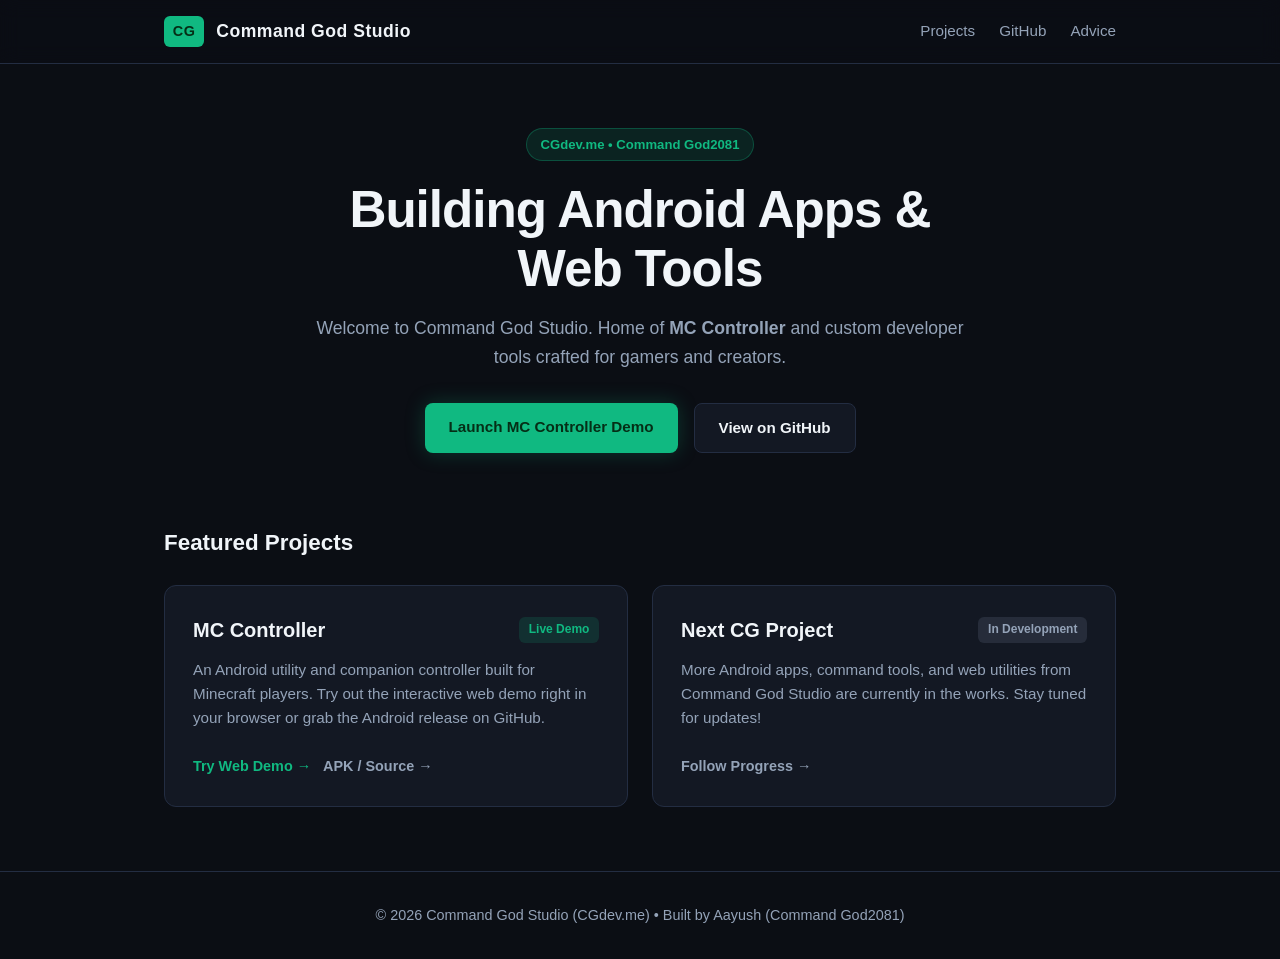
<file: index.html>
<!DOCTYPE html>
<html lang="en">
<head>
  <meta charset="UTF-8" />
  <meta name="viewport" content="width=device-width, initial-scale=1.0" />
  <title>Command God Studio | CGdev.me</title>
  <link rel="stylesheet" href="index.css" />
</head>
<body>

  <header>
    <div class="nav-container">
      <a href="#" class="brand">
        <span class="logo-badge">CG</span>
        <span>Command God Studio</span>
      </a>
      <nav class="nav-links">
        <a href="#projects">Projects</a>
        <a href="https://github.com/Aayushsahni009-minecraft" target="_blank" rel="noopener">GitHub</a>
        <a href="advice.html">Advice</a>
      </nav>
    </div>
  </header>

  <main>
    <section class="hero">
      <span class="tag">CGdev.me • Command God2081</span>
      <h1>Building Android Apps &amp; Web Tools</h1>
      <p>
        Welcome to Command God Studio. Home of <strong>MC Controller</strong> and custom developer tools crafted for gamers and creators.
      </p>
      <div class="hero-buttons">
        <a href="https://mc-controler.netlify.app/" target="_blank" rel="noopener" class="btn btn-primary">
          Launch MC Controller Demo
        </a>
        <a href="https://github.com/Aayushsahni009-minecraft" target="_blank" rel="noopener" class="btn btn-secondary">
          View on GitHub
        </a>
      </div>
    </section>

    <section id="projects">
      <h2 class="section-title">Featured Projects</h2>
      <div class="project-grid">
        
        <!-- MC Controller Card -->
        <article class="card">
          <div>
            <div class="card-header">
              <h3>MC Controller</h3>
              <span class="status-pill">Live Demo</span>
            </div>
            <p>
              An Android utility and companion controller built for Minecraft players. Try out the interactive web demo right in your browser or grab the Android release on GitHub.
            </p>
          </div>
          <div class="card-actions">
            <a href="https://mc-controler.netlify.app/" target="_blank" rel="noopener" class="card-link">
              Try Web Demo &rarr;
            </a>
            <a href="https://github.com/Aayushsahni009-minecraft" target="_blank" rel="noopener" class="card-link" style="color: var(--muted);">
              APK / Source &rarr;
            </a>
          </div>
        </article>

        <!-- Next Project Slot -->
        <article class="card">
          <div>
            <div class="card-header">
              <h3>Next CG Project</h3>
              <span class="status-pill status-soon">In Development</span>
            </div>
            <p>
              More Android apps, command tools, and web utilities from Command God Studio are currently in the works. Stay tuned for updates!
            </p>
          </div>
          <div class="card-actions">
            <a href="https://github.com/Aayushsahni009-minecraft" target="_blank" rel="noopener" class="card-link" style="color: var(--muted);">
              Follow Progress &rarr;
            </a>
          </div>
        </article>

      </div>
    </section>
  </main>

  <footer>
    <p>&copy; 2026 Command God Studio (CGdev.me) &bull; Built by Aayush (Command God2081)</p>
  </footer>

</body>
</html>
</file>
<file: index.css>
:root {
  --bg: #0b0e14;
  --surface: #131823;
  --surface-hover: #1a2130;
  --border: #232d42;
  --accent: #10b981;
  --accent-glow: rgba(16, 185, 129, 0.25);
  --text: #f1f5f9;
  --muted: #94a3b8;
}

* {
  box-sizing: border-box;
  margin: 0;
  padding: 0;
}

body {
  font-family: -apple-system, BlinkMacSystemFont, "Segoe UI", Roboto, sans-serif;
  background-color: var(--bg);
  color: var(--text);
  line-height: 1.6;
  min-height: 100vh;
  display: flex;
  flex-direction: column;
}

a {
  color: inherit;
  text-decoration: none;
}

/* Navigation */
header {
  border-bottom: 1px solid var(--border);
  background: rgba(11, 14, 20, 0.85);
  backdrop-filter: blur(10px);
  position: sticky;
  top: 0;
  z-index: 10;
}

.nav-container {
  max-width: 1000px;
  margin: 0 auto;
  padding: 1rem 1.5rem;
  display: flex;
  justify-content: space-between;
  align-items: center;
}

.brand {
  display: flex;
  align-items: center;
  gap: 0.75rem;
  font-weight: 700;
  font-size: 1.1rem;
  letter-spacing: 0.5px;
}

.logo-badge {
  background: var(--accent);
  color: #052e16;
  font-weight: 800;
  padding: 0.25rem 0.55rem;
  border-radius: 6px;
  font-size: 0.9rem;
}

.nav-links {
  display: flex;
  gap: 1.5rem;
  font-size: 0.95rem;
  color: var(--muted);
}

.nav-links a:hover {
  color: var(--text);
}

/* Main Content */
main {
  max-width: 1000px;
  margin: 0 auto;
  padding: 4rem 1.5rem;
  flex: 1;
  width: 100%;
}

/* Hero Section */
.hero {
  text-align: center;
  max-width: 680px;
  margin: 0 auto 4.5rem;
}

.tag {
  display: inline-block;
  background: rgba(16, 185, 129, 0.12);
  color: var(--accent);
  border: 1px solid rgba(16, 185, 129, 0.3);
  padding: 0.3rem 0.85rem;
  border-radius: 999px;
  font-size: 0.82rem;
  font-weight: 600;
  margin-bottom: 1.25rem;
}

h1 {
  font-size: clamp(2.1rem, 5vw, 3.2rem);
  line-height: 1.15;
  margin-bottom: 1rem;
  letter-spacing: -0.02em;
}

.hero p {
  color: var(--muted);
  font-size: 1.1rem;
  margin-bottom: 2rem;
}

.hero-buttons {
  display: flex;
  gap: 1rem;
  justify-content: center;
  flex-wrap: wrap;
}

.btn {
  padding: 0.75rem 1.5rem;
  border-radius: 8px;
  font-weight: 600;
  font-size: 0.95rem;
  transition: transform 0.15s ease, box-shadow 0.15s ease, background 0.15s ease;
  cursor: pointer;
}

.btn-primary {
  background: var(--accent);
  color: #052e16;
  box-shadow: 0 0 20px var(--accent-glow);
}

.btn-primary:hover {
  transform: translateY(-2px);
  background: #34d399;
}

.btn-secondary {
  background: var(--surface);
  border: 1px solid var(--border);
  color: var(--text);
}

.btn-secondary:hover {
  background: var(--surface-hover);
  transform: translateY(-2px);
}

/* Projects Section */
.section-title {
  font-size: 1.4rem;
  margin-bottom: 1.5rem;
  display: flex;
  align-items: center;
  gap: 0.5rem;
}

.project-grid {
  display: grid;
  grid-template-columns: repeat(auto-fit, minmax(min(100%, 300px), 1fr));
  gap: 1.5rem;
}

.card {
  background: var(--surface);
  border: 1px solid var(--border);
  border-radius: 12px;
  padding: 1.75rem;
  display: flex;
  flex-direction: column;
  justify-content: space-between;
  transition: border-color 0.2s ease, transform 0.2s ease;
}

.card:hover {
  border-color: var(--accent);
  transform: translateY(-3px);
}

.card-header {
  display: flex;
  justify-content: space-between;
  align-items: center;
  margin-bottom: 0.75rem;
}

.card h3 {
  font-size: 1.25rem;
}

.status-pill {
  font-size: 0.75rem;
  padding: 0.2rem 0.6rem;
  border-radius: 6px;
  background: rgba(16, 185, 129, 0.15);
  color: var(--accent);
  font-weight: 600;
}

.status-soon {
  background: rgba(148, 163, 184, 0.15);
  color: var(--muted);
}

.card p {
  color: var(--muted);
  font-size: 0.95rem;
  margin-bottom: 1.5rem;
}

.card-actions {
  display: flex;
  gap: 0.75rem;
  flex-wrap: wrap;
}

.card-link {
  font-size: 0.9rem;
  font-weight: 600;
  color: var(--accent);
}

.card-link:hover {
  text-decoration: underline;
}

/* Footer */
footer {
  border-top: 1px solid var(--border);
  padding: 2rem 1.5rem;
  text-align: center;
  color: var(--muted);
  font-size: 0.9rem;
}
/* Advice Section */
.section-subtitle {
  color: var(--muted);
  font-size: 0.98rem;
  margin-top: -1rem;
  margin-bottom: 1.75rem;
}

.advice-grid {
  display: grid;
  grid-template-columns: repeat(auto-fit, minmax(min(100%, 260px), 1fr));
  gap: 1.25rem;
}

.advice-card {
  background: var(--surface);
  border: 1px solid var(--border);
  border-left: 3px solid var(--accent);
  border-radius: 10px;
  padding: 1.5rem;
  transition: transform 0.2s ease, background 0.2s ease;
}

.advice-card:hover {
  background: var(--surface-hover);
  transform: translateY(-2px);
}

.advice-badge {
  display: inline-block;
  font-size: 0.72rem;
  font-weight: 700;
  text-transform: uppercase;
  letter-spacing: 0.05em;
  color: var(--accent);
  margin-bottom: 0.5rem;
}

.advice-card h3 {
  font-size: 1.1rem;
  margin-bottom: 0.5rem;
}

.advice-card p {
  color: var(--muted);
  font-size: 0.92rem;
}

/* Advice Form */
.advice-form-section {
  margin-top: 4.5rem;
}

.advice-form {
  background: var(--surface);
  border: 1px solid var(--border);
  border-radius: 12px;
  padding: 2rem;
}

.form-row {
  display: grid;
  grid-template-columns: repeat(auto-fit, minmax(min(100%, 220px), 1fr));
  gap: 1.25rem;
}

.form-group {
  display: flex;
  flex-direction: column;
  margin-bottom: 1.25rem;
}

.form-group label {
  font-size: 0.88rem;
  font-weight: 600;
  margin-bottom: 0.45rem;
  color: var(--text);
}

.form-group input,
.form-group select,
.form-group textarea {
  background: var(--bg);
  border: 1px solid var(--border);
  border-radius: 8px;
  padding: 0.75rem 0.9rem;
  color: var(--text);
  font-family: inherit;
  font-size: 0.95rem;
  outline: none;
  transition: border-color 0.2s ease;
}

.form-group input:focus,
.form-group select:focus,
.form-group textarea:focus {
  border-color: var(--accent);
}

.form-status {
  margin-top: 1rem;
  font-size: 0.9rem;
  color: var(--accent);
  font-weight: 600;
}
/* Admin Delete Button */
.btn-delete {
  background: rgba(239, 68, 68, 0.12);
  color: #ef4444;
  border: 1px solid rgba(239, 68, 68, 0.3);
  padding: 0.25rem 0.65rem;
  border-radius: 6px;
  font-size: 0.75rem;
  font-weight: 600;
  cursor: pointer;
  transition: background 0.15s ease, transform 0.15s ease;
}

.btn-delete:hover {
  background: #ef4444;
  color: #fff;
  transform: translateY(-1px);
}
/* Profile / Gmail Hover Dropdown */
.profile-dropdown {
  position: relative;
  display: inline-block;
}

.profile-trigger {
  position: relative;
  background: none;
  border: none;
  cursor: pointer;
  display: flex;
  align-items: center;
  padding: 2px;
}

.profile-avatar {
  width: 34px;
  height: 34px;
  border-radius: 50%;
  border: 2px solid var(--accent);
  object-fit: cover;
  background: var(--surface);
  transition: transform 0.15s ease, box-shadow 0.15s ease;
}

.profile-dropdown:hover .profile-avatar {
  transform: scale(1.05);
  box-shadow: 0 0 12px var(--accent-glow);
}

.gmail-badge {
  position: absolute;
  bottom: -2px;
  right: -3px;
  background: #ea4335;
  color: #ffffff;
  width: 16px;
  height: 16px;
  border-radius: 50%;
  display: flex;
  align-items: center;
  justify-content: center;
  border: 2px solid var(--bg);
}

.dropdown-menu {
  position: absolute;
  right: 0;
  top: 100%;
  margin-top: 0.5rem;
  min-width: 210px;
  background: var(--surface);
  border: 1px solid var(--border);
  border-radius: 10px;
  padding: 0.65rem;
  box-shadow: 0 10px 25px rgba(0, 0, 0, 0.5);
  opacity: 0;
  visibility: hidden;
  transform: translateY(-6px);
  transition: opacity 0.18s ease, transform 0.18s ease, visibility 0.18s;
  z-index: 50;
}

/* Invisible bridge so hovering doesn't break between icon and menu */
.profile-dropdown::after {
  content: "";
  position: absolute;
  top: 100%;
  right: 0;
  width: 100%;
  height: 10px;
}

.profile-dropdown:hover .dropdown-menu {
  opacity: 1;
  visibility: visible;
  transform: translateY(0);
}

.dropdown-header {
  display: flex;
  flex-direction: column;
  padding: 0.35rem 0.5rem;
}

.dropdown-header strong {
  font-size: 0.9rem;
  color: var(--text);
}

.dropdown-header span {
  font-size: 0.78rem;
  color: var(--muted);
  word-break: break-all;
}

.dropdown-divider {
  height: 1px;
  background: var(--border);
  margin: 0.45rem 0;
}

.dropdown-item {
  width: 100%;
  text-align: left;
  background: none;
  border: none;
  padding: 0.5rem 0.6rem;
  border-radius: 6px;
  font-family: inherit;
  font-size: 0.85rem;
  font-weight: 600;
  cursor: pointer;
  color: var(--text);
  transition: background 0.15s ease;
}

.dropdown-item.danger {
  color: #ef4444;
}

.dropdown-item.danger:hover {
  background: rgba(239, 68, 68, 0.12);
}

.profile-dropdown:focus-within .dropdown-menu {
  opacity: 1;
  visibility: visible;
  transform: translateY(0);
}

@media (max-width: 600px) {
  .nav-container {
    flex-direction: column;
    gap: 0.85rem;
    padding: 0.85rem 1rem;
  }

  .nav-links {
    justify-content: center;
    flex-wrap: wrap;
    gap: 0.75rem 1.25rem;
  }

  main {
    padding: 2.75rem 1rem;
  }

  .hero {
    margin-bottom: 3rem;
  }

  .hero p {
    font-size: 1rem;
  }

  .advice-form {
    padding: 1.25rem;
  }

  .section-title {
    font-size: 1.25rem;
  }

  footer {
    padding: 1.5rem 1rem;
  }
}

@media (max-width: 380px) {
  .brand {
    gap: 0.5rem;
    font-size: 1rem;
  }

  .nav-links {
    gap: 0.65rem 1rem;
    font-size: 0.9rem;
  }

  main {
    padding: 2.25rem 0.85rem;
  }

  .hero-buttons {
    flex-direction: column;
  }

  .hero-buttons .btn {
    text-align: center;
  }

  .card,
  .advice-card {
    padding: 1.25rem;
  }

  .card-header {
    align-items: flex-start;
    gap: 0.5rem;
  }
}
</file>
